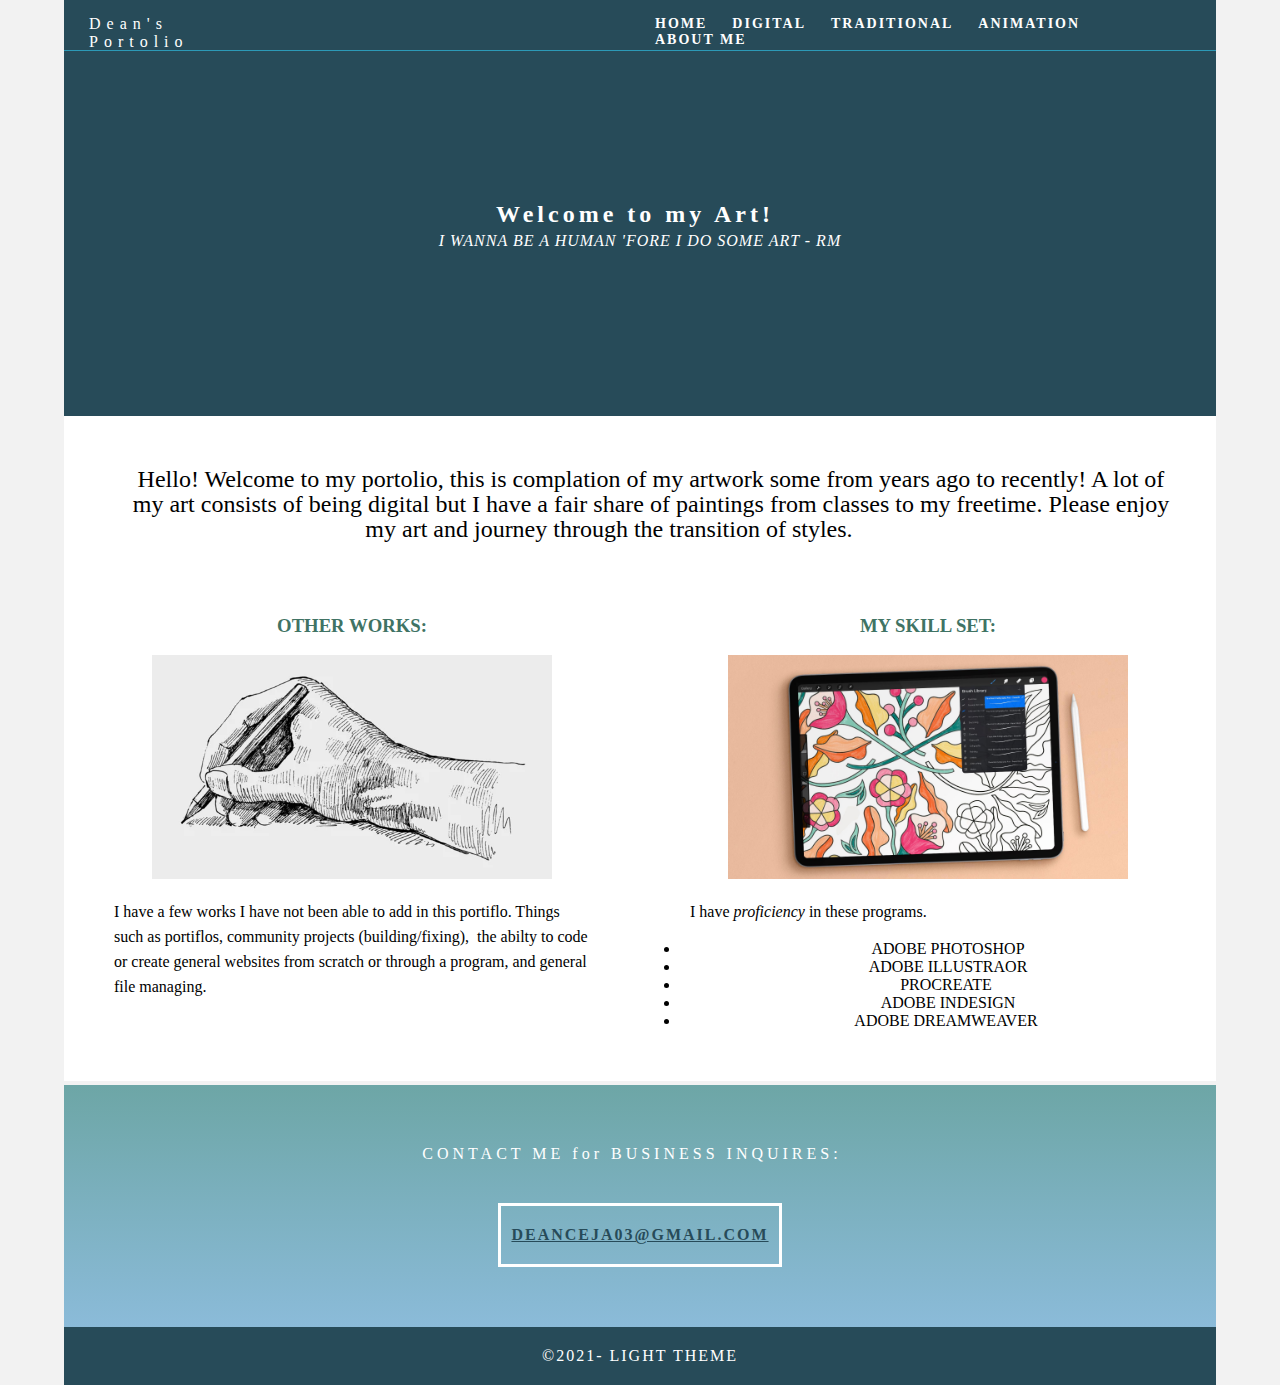
<file: index.html>
<!doctype html>
<html lang="en-US">
<head>
<meta charset="utf-8">
<meta http-equiv="X-UA-Compatible" content="IE=edge">
<meta name="viewport" content="width=device-width, initial-scale=1">
<title>Dean's Portolio</title>
<link href="css/singlePageTemplate.css" rel="stylesheet" type="text/css">
<!--The following script tag downloads a font from the Adobe Edge Web Fonts server for use within the web page. We recommend that you do not modify it.-->
<script>var __adobewebfontsappname__="dreamweaver"</script>
<script src="http://use.edgefonts.net/source-sans-pro:n2:default.js" type="text/javascript"></script>
<!-- HTML5 shim and Respond.js for IE8 support of HTML5 elements and media queries -->
<!-- WARNING: Respond.js doesn't work if you view the page via file:// -->
<!--[if lt IE 9]>
      <script src="https://oss.maxcdn.com/html5shiv/3.7.2/html5shiv.min.js"></script>
      <script src="https://oss.maxcdn.com/respond/1.4.2/respond.min.js"></script>
    <![endif]-->
</head>
<body>
<!-- Main Container -->
<div class="container"> 
  <!-- Navigation -->
  <header> <a href="index.html">
    <h4 class="logo">Dean's Portolio&nbsp;&nbsp;</h4>
    </a>
    <nav>
      <ul>
        <li><a href="index.html">HOME</a></li>
        <li><a href="digital.html">DIGITAL</a></li>
        <li> <a href="traditional.html">TRADITIONAL</a></li>
		  <li> <a href="animation.html">ANIMATION</a></li>
		  <li> <a href="about me.html">ABOUT ME</a></li>
      </ul>
    </nav>
  </header>
  <!-- Hero Section -->
  <section class="hero" id="hero">
    <h2 class="hero_header">Welcome to my Art!&nbsp;</h2>
    <p class="tagline"><em>I WANNA BE A HUMAN 'FORE I DO SOME ART - RM</em></p>
  </section>
  <!-- About Section -->
  <section class="about" id="about">
    <h2 class="hidden">About</h2>
    <p class="text_column indextitle">Hello! Welcome to my portolio, this is complation of my artwork some from years ago to recently! A lot of my art consists of being digital but I have a fair share of paintings from classes to my freetime. Please enjoy my art and journey through the transition of styles.&nbsp; &nbsp; &nbsp; &nbsp; &nbsp; &nbsp; &nbsp;&nbsp; </p>
</section>
  <!-- Stats Gallery Section -->  <!-- Parallax Section -->
  <!-- More Info Section -->
  <footer>
    <article class="footer_column">
      <h3>OTHER WORKS:</h3>
      <img src="images/depositphotos_7347148-stock-illustration-hand-writing.jpg" alt="" width="400" height="200" class="cards indexphoto"/>
      <p>I have a few works I have not been able to add in this portiflo. Things such as portiflos, community projects (building/fixing),&nbsp; the abilty to code or create general websites from scratch or through a program, and general file managing.&nbsp; &nbsp; &nbsp; &nbsp; &nbsp; &nbsp; &nbsp; &nbsp;&nbsp; </p>
    </article>
    <article class="footer_column">
      <h3>MY SKILL SET:</h3>
      <img src="images/137f75f7.jpg" alt="" width="1920" height="1080" class="cards indexphoto"/>
      <p> I have <em>proficiency</em> in these programs.</p>
      <ul>
        <li>ADOBE <strong>PHOTOSHOP</strong></li>
        <li>ADOBE <strong>ILLUSTRAOR</strong></li>
        <li><strong>PROCREATE&nbsp;</strong></li>
        <li>ADOBE <strong>INDESIGN</strong></li>
        <li>ADOBE <strong>DREAMWEAVER</strong>&nbsp;</li>
      </ul>
    </article>
  </footer>
  <section class="footer_banner" id="contact">
    <h2 class="hidden">Footer Banner Section </h2>
    <p class="hero_header">CONTACT ME for BUSINESS INQUIRES:&nbsp;&nbsp;</p>
    <div class="button"><a href="mailto:deanceja03@gmail.com" class="gmail">deanceja03@gmail.com</a></div>
  </section>
  <!-- Footer Section -->
  <!-- Copyrights Section -->
  <div class="copyright">&copy;2021- <strong>Light Theme</strong></div>
</div>
<!-- Main Container Ends -->
</body>
</html>
</file>
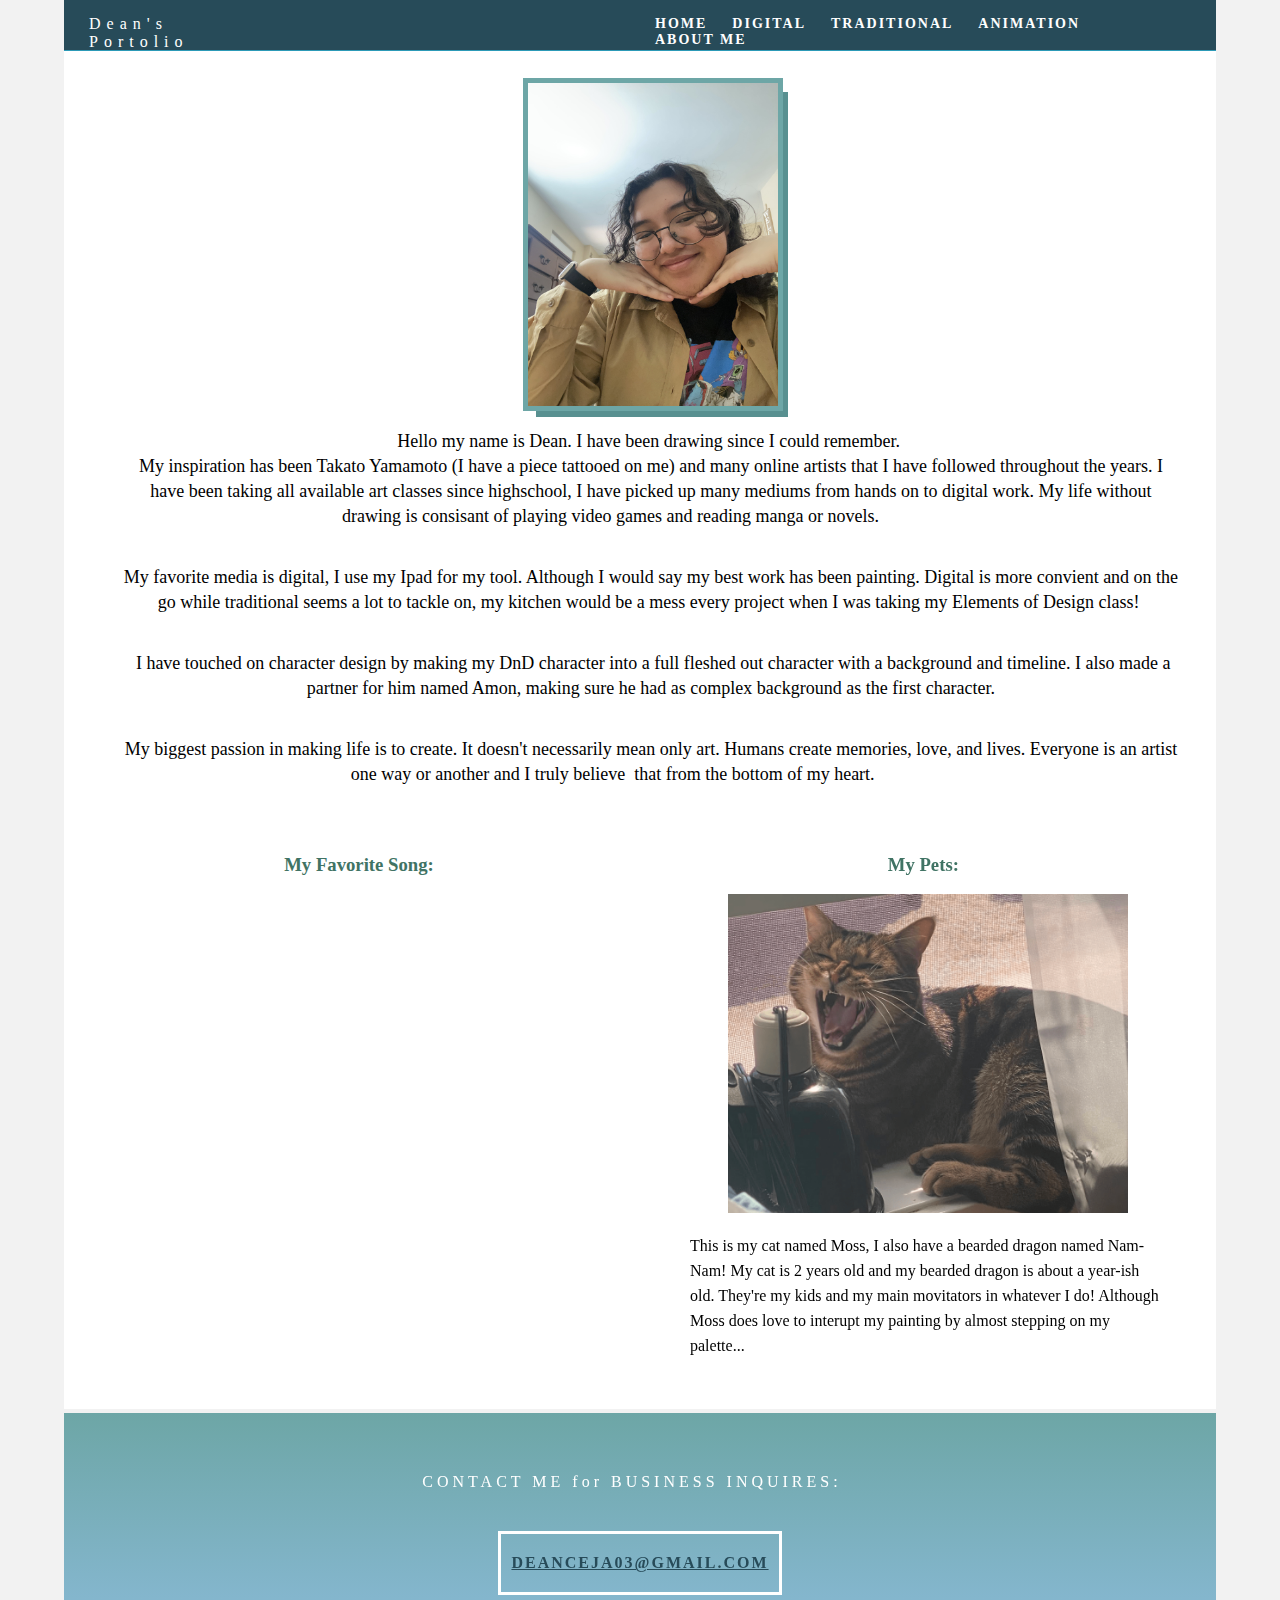
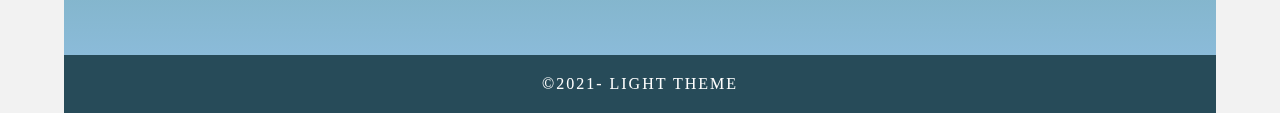
<file: about me.html>
<!doctype html>
<html lang="en-US">
<head>
<meta charset="utf-8">
<meta http-equiv="X-UA-Compatible" content="IE=edge">
<meta name="viewport" content="width=device-width, initial-scale=1">
<title>Dean's Portolio</title>
<link href="css/singlePageTemplate.css" rel="stylesheet" type="text/css">
<!--The following script tag downloads a font from the Adobe Edge Web Fonts server for use within the web page. We recommend that you do not modify it.-->
<script>var __adobewebfontsappname__="dreamweaver"</script>
<script src="http://use.edgefonts.net/source-sans-pro:n2:default.js" type="text/javascript"></script>
<!-- HTML5 shim and Respond.js for IE8 support of HTML5 elements and media queries -->
<!-- WARNING: Respond.js doesn't work if you view the page via file:// -->
<!--[if lt IE 9]>
      <script src="https://oss.maxcdn.com/html5shiv/3.7.2/html5shiv.min.js"></script>
      <script src="https://oss.maxcdn.com/respond/1.4.2/respond.min.js"></script>
    <![endif]-->
</head>
<body>
<!-- Main Container -->
<div class="container"> 
  <!-- Navigation -->
  <header> <a href="index.html">
    <h4 class="logo">Dean's Portolio&nbsp;&nbsp;</h4>
    </a>
    <nav>
      <ul>
        <li><a href="index.html">HOME</a></li>
        <li><a href="digital.html">DIGITAL</a></li>
        <li> <a href="traditional.html">TRADITIONAL</a></li>
		  <li> <a href="animation.html">ANIMATION</a></li>
		  <li> <a href="about me.html">ABOUT ME</a></li>
      </ul>
    </nav>
  </header>
  <!-- Hero Section -->
  <!-- About Section -->
  <section class="about" id="about">
    <h2 class="hidden">About</h2>
    <img src="images/IMG_6671-min.jpg" alt="" width="250" height="323" class="aboutmeimg"/>
    <p class="text_column aboutmetext">Hello my name is Dean. I have been drawing since I could remember.&nbsp;<br>
      My inspiration has been Takato Yamamoto (I have a piece tattooed on me) and many online artists that I have followed throughout the years. I have been taking all available art classes since highschool, I have picked up many mediums from hands on to digital work. My life without drawing is consisant of playing video games and reading manga or novels.&nbsp; &nbsp; &nbsp; &nbsp; &nbsp; &nbsp; &nbsp; &nbsp; &nbsp;&nbsp;</p>
    <p class="text_column aboutmetext">My favorite media is digital, I use my Ipad for my tool. Although I would say my best work has been painting. Digital is more convient and on the go while traditional seems a lot to tackle on, my kitchen would be a mess every project when I was taking my Elements of Design class!&nbsp;</p>
    <p class="text_column aboutmetext">&nbsp;I have touched on character design by making my DnD character into a full fleshed out character with a background and timeline. I also made a partner for him named Amon, making sure he had as complex background as the first character.</p>
    <p class="text_column aboutmetext">My biggest passion in making life is to create. It doesn't necessarily mean only art. Humans create memories, love, and lives. Everyone is an artist one way or another and I truly believe&nbsp; that from the bottom of my heart.&nbsp; &nbsp; &nbsp; &nbsp; &nbsp; &nbsp; &nbsp; &nbsp; &nbsp;</p>
  </section>
  <!-- Stats Gallery Section -->  <!-- Parallax Section -->
  <!-- More Info Section -->
  <footer>
    <article class="footer_column">
      <h3>&nbsp; &nbsp;My Favorite Song:</h3>
<iframe style="border-radius:12px" src="https://open.spotify.com/embed/track/7D0RhFcb3CrfPuTJ0obrod?utm_source=generator&theme=0" width="100%" height="352" frameBorder="0" allowfullscreen="" allow="autoplay; clipboard-write; encrypted-media; fullscreen; picture-in-picture" loading="lazy"></iframe>
    </article>
    <article class="footer_column">
      <h3>My Pets:&nbsp;&nbsp;</h3>
      <img src="images/cat-min.png" alt="" width="930" height="742" class="cards aboutmephoto"/>
      <p>This is my cat named <strong>Moss</strong>, I also have a bearded dragon named <strong>Nam-Nam</strong>! My cat is 2 years old and my bearded dragon is about a year-ish old. They're my kids and my main movitators in whatever I do! Although Moss does love to interupt my painting by almost stepping on my palette...&nbsp; &nbsp; &nbsp; &nbsp; &nbsp; &nbsp; &nbsp; &nbsp; </p>
    </article>
  </footer>
  <!-- Footer Section -->
  <section class="footer_banner" id="contact">
    <h2 class="hidden">Footer Banner Section </h2>
    <p class="hero_header">CONTACT ME for BUSINESS INQUIRES:&nbsp;&nbsp;</p>
    <div class="button"><a href="mailto:deanceja03@gmail.com" class="gmail">deanceja03@gmail.com</a></div>
  </section>
  <!-- Copyrights Section -->
  <div class="copyright">&copy;2021- <strong>Light Theme</strong></div>
</div>
<!-- Main Container Ends -->
</body>
</html>
</file>
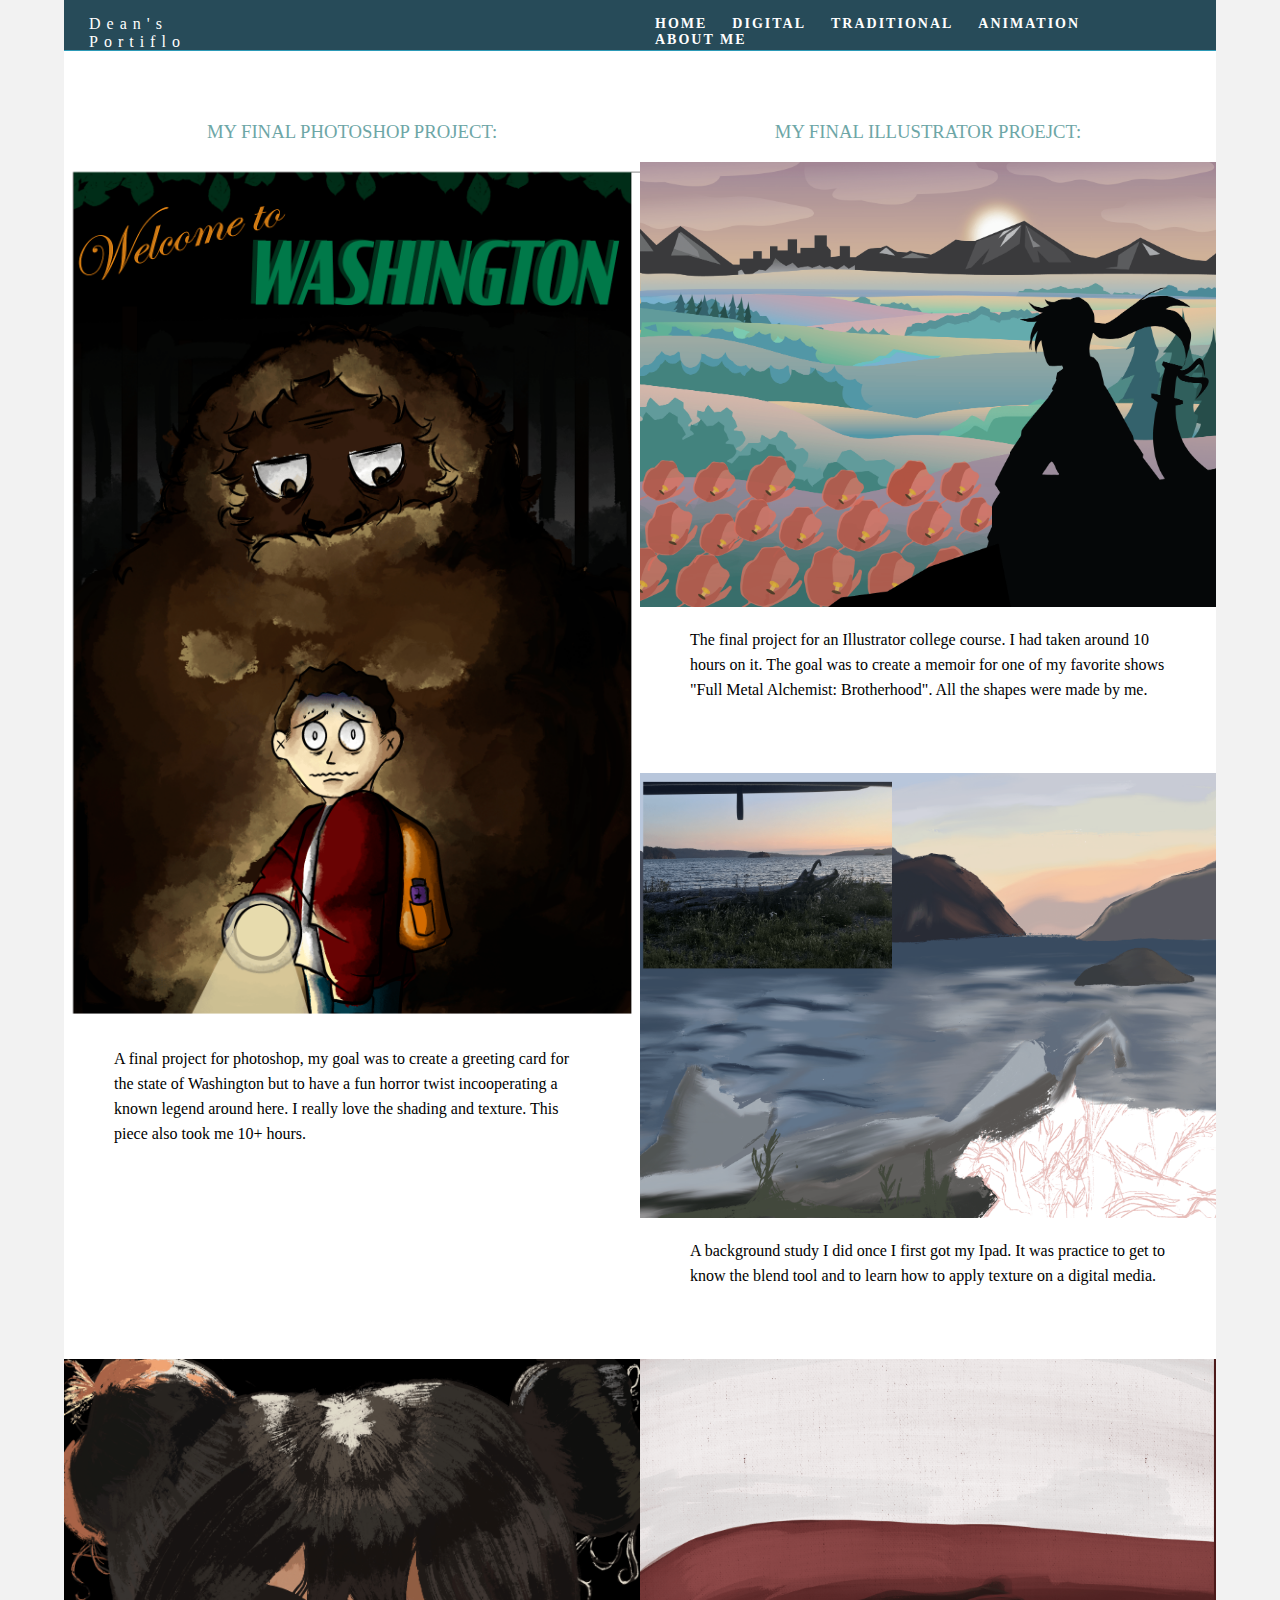
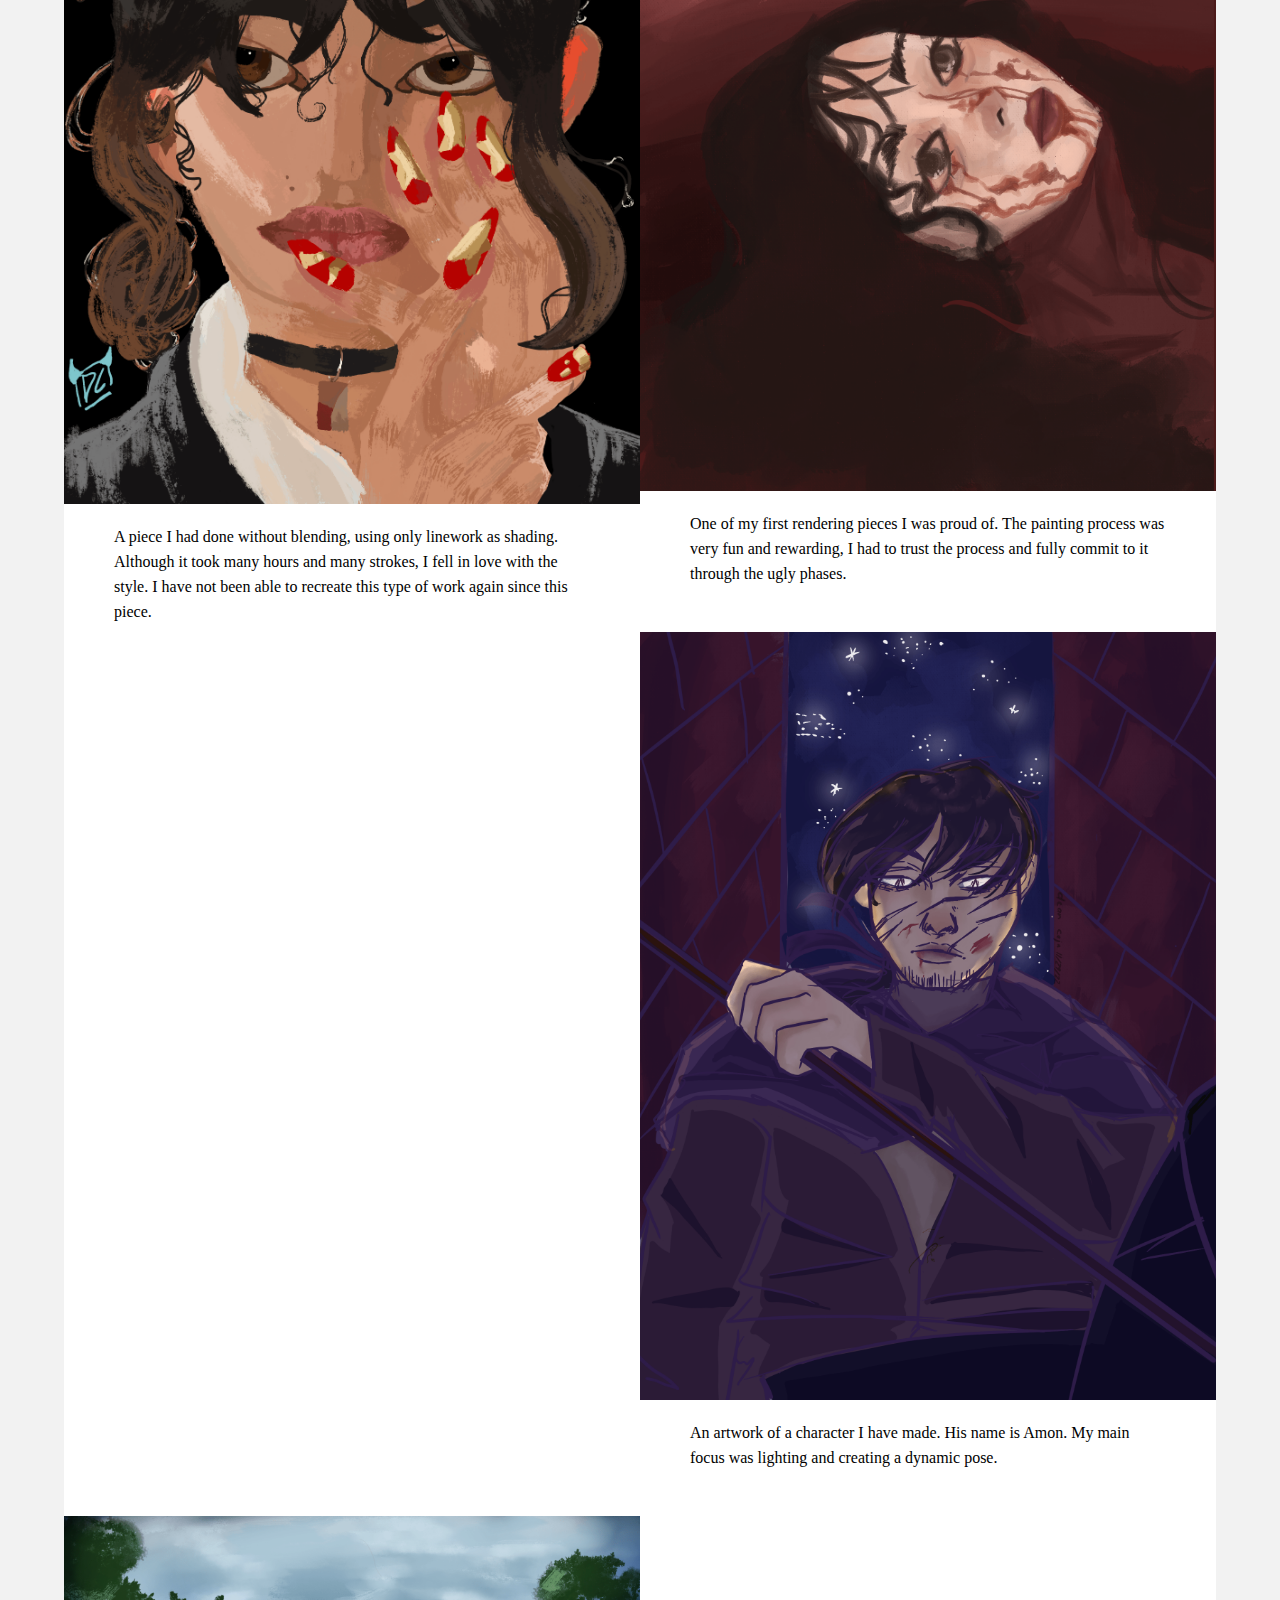
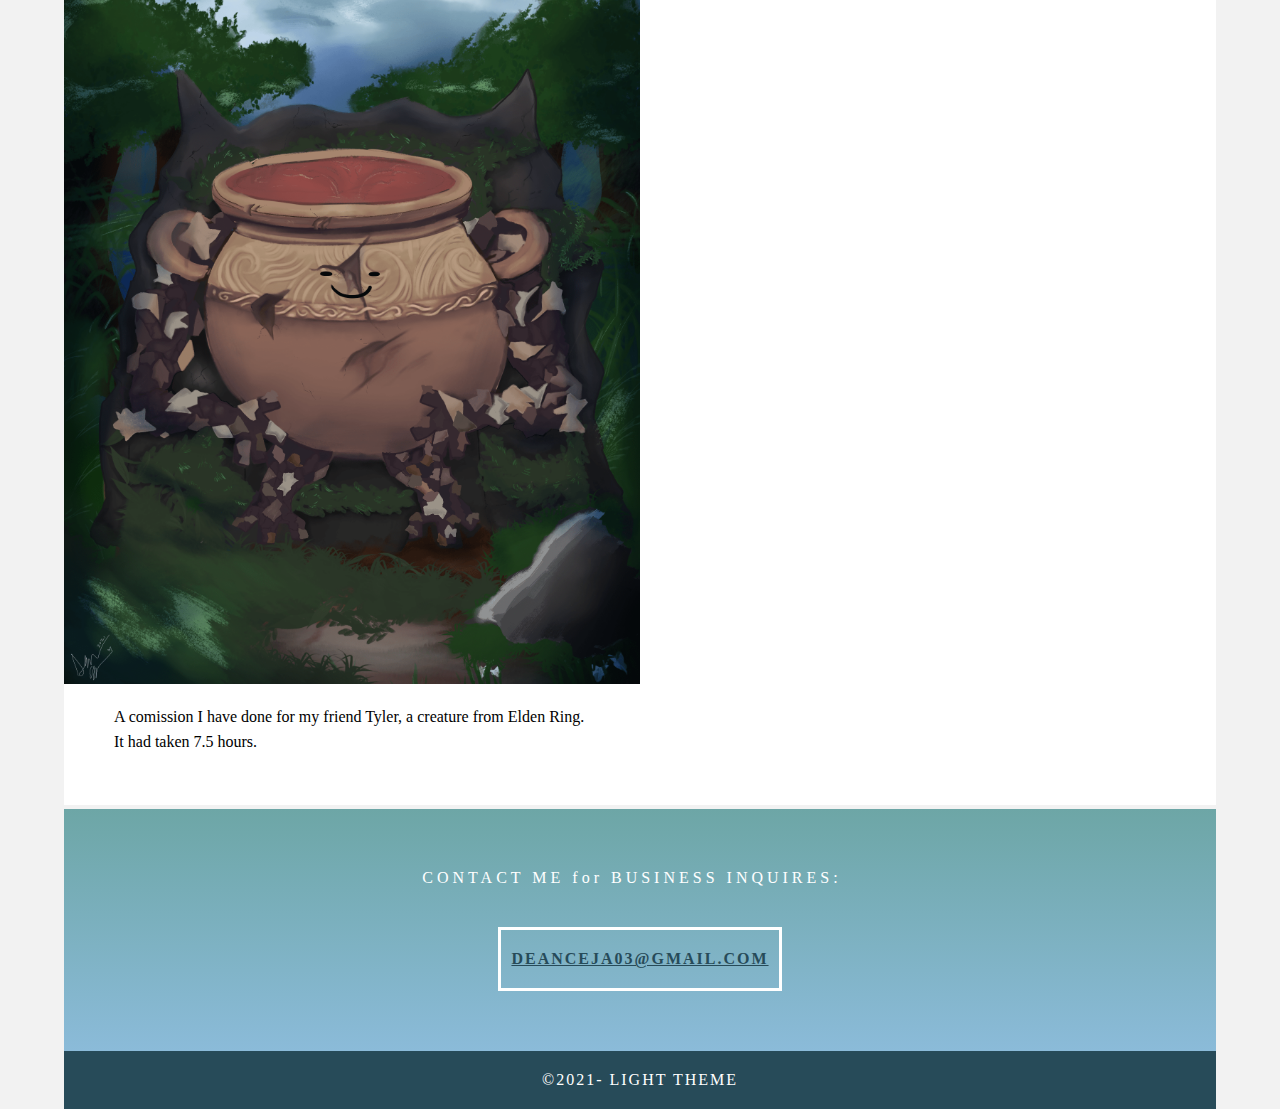
<file: digital.html>
<!doctype html>
<html lang="en-US">
<head>
<meta charset="utf-8">
<meta http-equiv="X-UA-Compatible" content="IE=edge">
<meta name="viewport" content="width=device-width, initial-scale=1">
<title>Dean's Portolio</title>
<link href="css/singlePageTemplate.css" rel="stylesheet" type="text/css">
<!--The following script tag downloads a font from the Adobe Edge Web Fonts server for use within the web page. We recommend that you do not modify it.-->
<script>var __adobewebfontsappname__="dreamweaver"</script>
<script src="http://use.edgefonts.net/source-sans-pro:n2:default.js" type="text/javascript"></script>
<!-- HTML5 shim and Respond.js for IE8 support of HTML5 elements and media queries -->
<!-- WARNING: Respond.js doesn't work if you view the page via file:// -->
<!--[if lt IE 9]>
      <script src="https://oss.maxcdn.com/html5shiv/3.7.2/html5shiv.min.js"></script>
      <script src="https://oss.maxcdn.com/respond/1.4.2/respond.min.js"></script>
    <![endif]-->
</head>
<body>
<!-- Main Container -->
<div class="container"> 
  <!-- Navigation -->
  <header> <a href="index.html">
    <h4 class="logo">Dean's Portiflo&nbsp; &nbsp;&nbsp;</h4>
    </a>
    <nav>
      <ul>
        <li><a href="index.html">HOME</a></li>
        <li><a href="digital.html">DIGITAL</a></li>
        <li> <a href="traditional.html">TRADITIONAL</a></li>
		  <li> <a href="animation.html">ANIMATION</a></li>
		 <li> <a href="about me.html">ABOUT ME</a></li>
      </ul>
    </nav>
  </header>
  <!-- More Info Section -->
  <footer>
    <article class="footer_column">
      <h3><strong class="digitaltitle">MY FINAL PHOTOSHOP PROJECT:</strong></h3>
      <img src="images/photoship final 2.5-min.png" alt="" width="1200" height="1800" class="cards"/>
      <p>A final project for photoshop, my goal was to create a greeting card for the state of Washington but to have a fun horror twist incooperating a known legend around here. I really love the shading and texture. This piece also took me 10+ hours.&nbsp; &nbsp; &nbsp;&nbsp; </p>
    </article>
    <article class="footer_column">
      <h3><strong class="digitaltitle">MY FINAL ILLUSTRATOR PROEJCT: </strong></h3>
      <img src="images/illustrator_final finish 1 copy-01-min.png" alt="" width="3300" height="2550" class="cards"/>
      <p>The final project for an Illustrator college course. I had taken around 10 hours on it. The goal was to create a memoir for one of my favorite shows "Full Metal Alchemist: Brotherhood". All the shapes were made by me.&nbsp; &nbsp; &nbsp; &nbsp;&nbsp; </p>
    </article>
    <article class="footer_column"> <img src="images/IMG_1175-min.PNG" alt="" width="3300" height="2550" class="cards"/>
      <p>A background study I did once I first got my Ipad. It was practice to get to know the blend tool and to learn how to apply texture on a digital media.     &nbsp; &nbsp; &nbsp; &nbsp; &nbsp;&nbsp;</p>
    </article>
<article class="footer_column"> <img src="images/IMG_1176-min.PNG" alt="" width="2550" height="3300" class="cards"/>
      <p>A piece I had done without blending, using only linework as shading. Although it took many hours and many strokes, I fell in love with the style. I have not been able to recreate this type of work again since this piece.&nbsp; &nbsp; &nbsp; &nbsp; &nbsp; &nbsp; &nbsp; &nbsp; </p>
    </article>
<article class="footer_column"> <img src="images/IMG_1173-min.PNG" alt="" width="1562" height="1986" class="cards"/>
      <p>One of my first rendering pieces I was  proud of. The painting process was very fun and rewarding, I had to trust the process and fully commit to it through the ugly phases. </p>
    </article>
    <article class="footer_column"> <img src="images/IMG_1168-min.PNG" alt="" width="1620" height="2160" class="cards"/>
      <p class="digitalcaption">An artwork of a character I have made. His name is Amon. My main focus was lighting and creating a dynamic pose.&nbsp; &nbsp; &nbsp; &nbsp; &nbsp; &nbsp; &nbsp; &nbsp; &nbsp; &nbsp; &nbsp;&nbsp; </p>
    </article>
    <article class="footer_column"> <img src="images/IMG_1171-min.PNG" alt="" width="1620" height="2160" class="cards"/>
      <p class="digitalcaption">A comission I have done for my friend Tyler, a creature from Elden Ring. It had taken 7.5 hours.&nbsp; &nbsp; &nbsp; &nbsp; &nbsp; </p>
    </article>
</footer>
  <section class="footer_banner" id="contact">
    <h2 class="hidden">Footer Banner Section </h2>
    <p class="hero_header">CONTACT ME for BUSINESS INQUIRES:&nbsp;&nbsp;</p>
    <div class="button"><a href="mailto:deanceja03@gmail.com" class="gmail">deanceja03@gmail.com</a></div>
  </section>
  <!-- Footer Section -->
  <!-- Copyrights Section -->
  <div class="copyright">&copy;2021- <strong>Light Theme</strong></div>
</div>
<!-- Main Container Ends -->
</body>
</html>
</file>
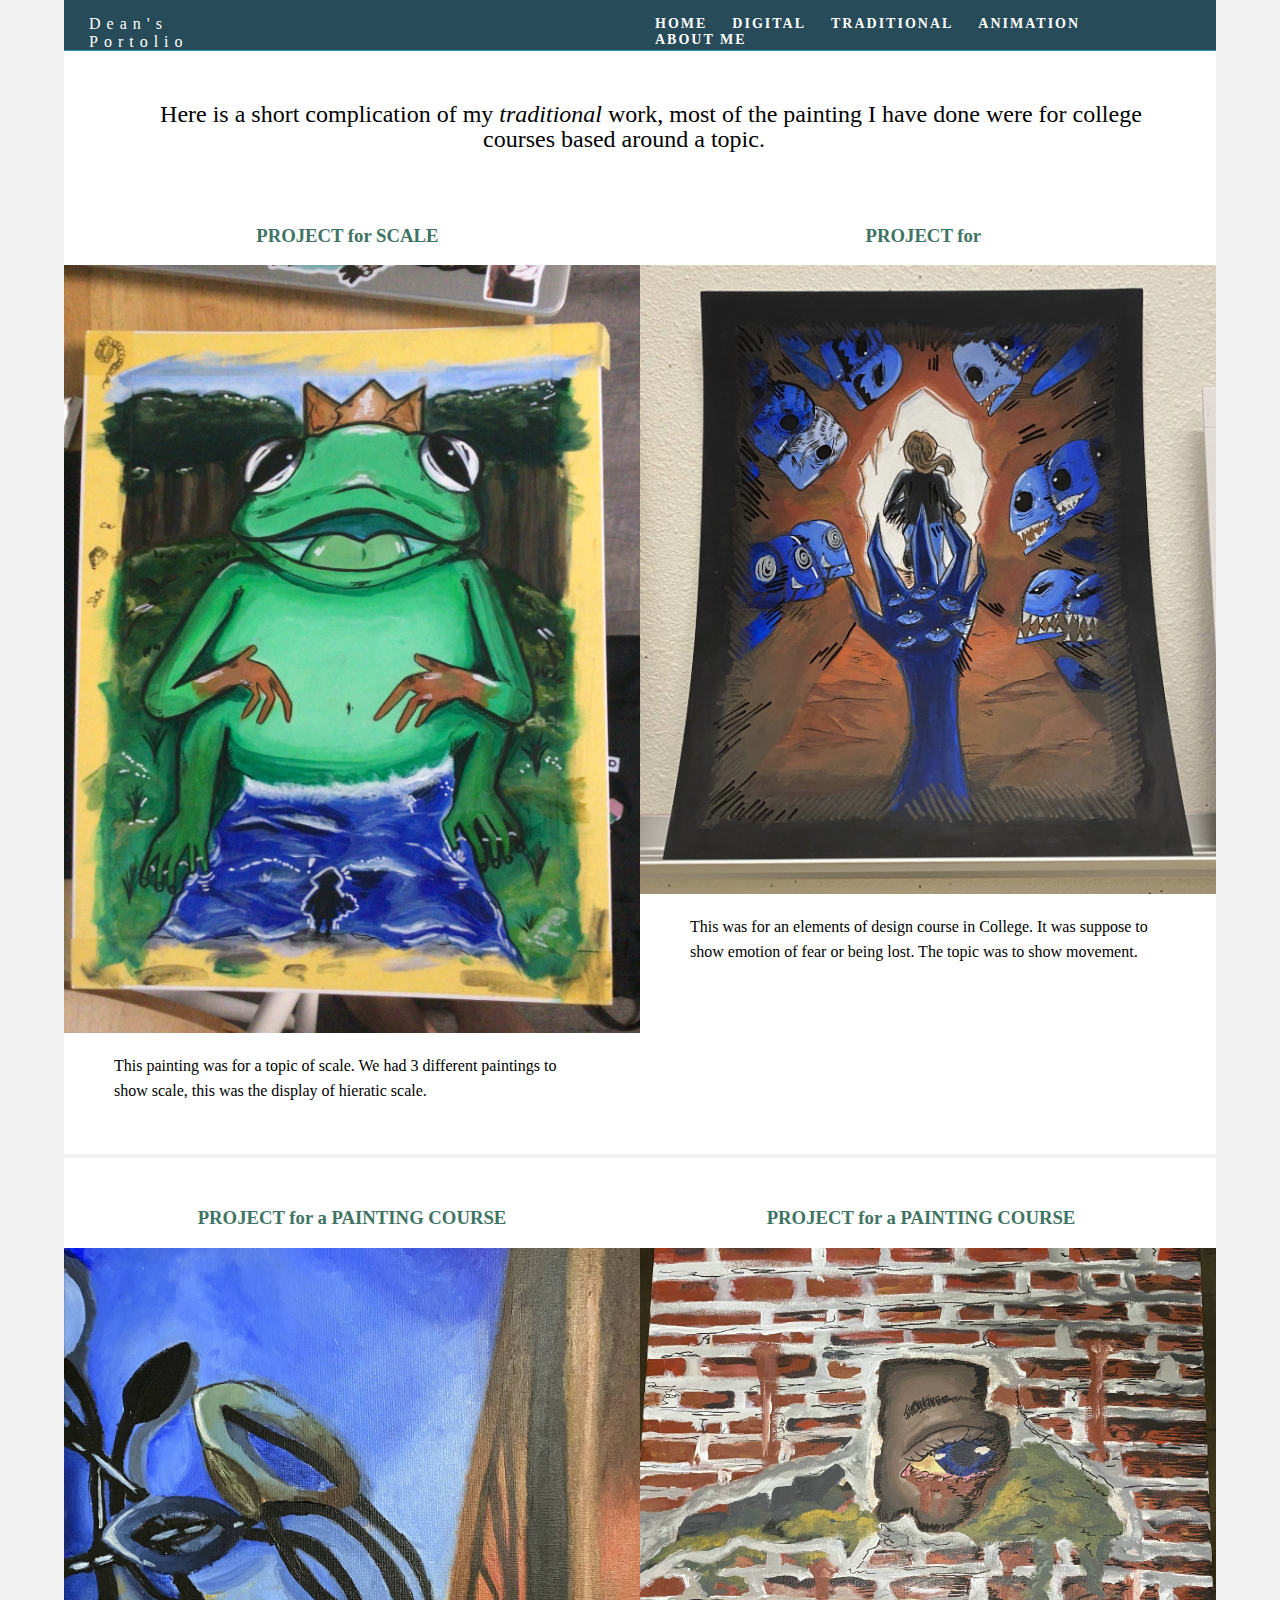
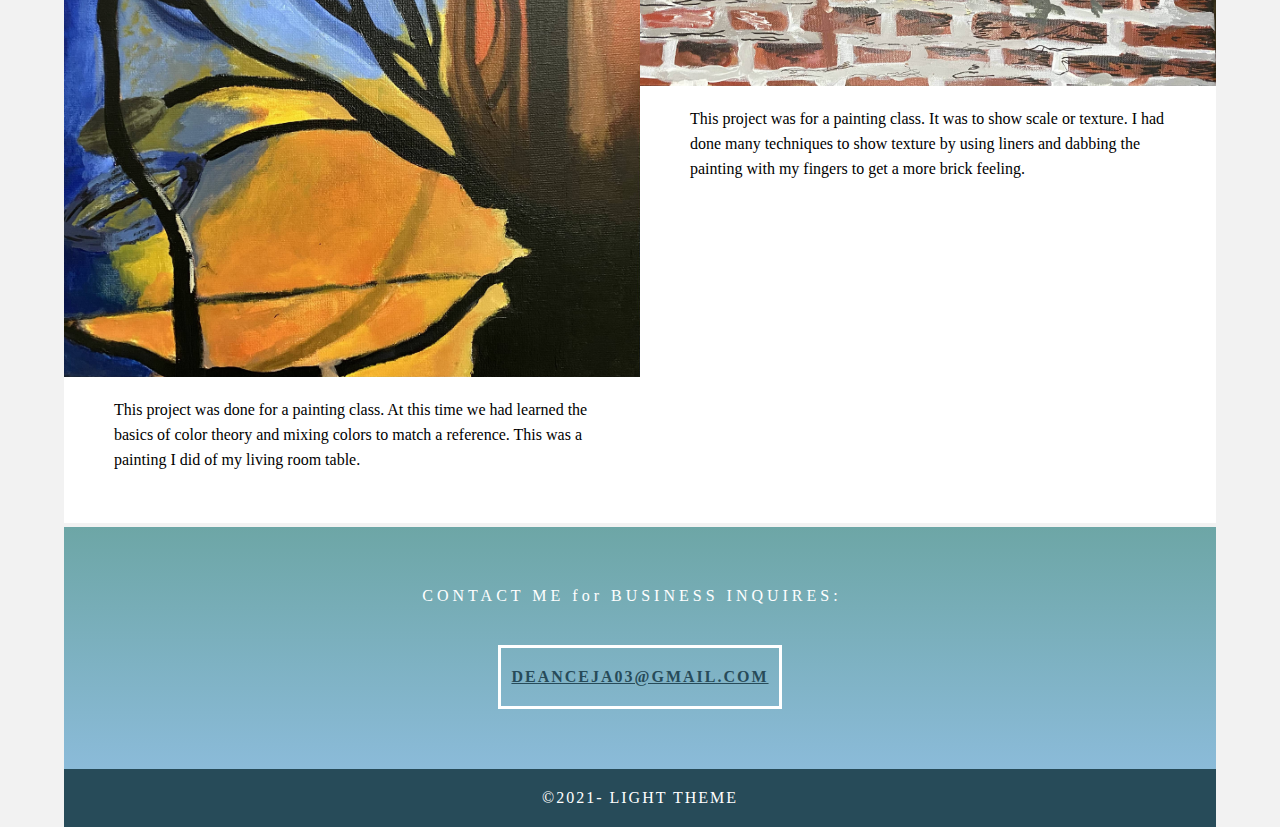
<file: traditional.html>
<!doctype html>
<html lang="en-US">
<head>
<meta charset="utf-8">
<meta http-equiv="X-UA-Compatible" content="IE=edge">
<meta name="viewport" content="width=device-width, initial-scale=1">
<title>Dean's Portolio</title>
<link href="css/singlePageTemplate.css" rel="stylesheet" type="text/css">
<!--The following script tag downloads a font from the Adobe Edge Web Fonts server for use within the web page. We recommend that you do not modify it.-->
<script>var __adobewebfontsappname__="dreamweaver"</script>
<script src="http://use.edgefonts.net/source-sans-pro:n2:default.js" type="text/javascript"></script>
<!-- HTML5 shim and Respond.js for IE8 support of HTML5 elements and media queries -->
<!-- WARNING: Respond.js doesn't work if you view the page via file:// -->
<!--[if lt IE 9]>
      <script src="https://oss.maxcdn.com/html5shiv/3.7.2/html5shiv.min.js"></script>
      <script src="https://oss.maxcdn.com/respond/1.4.2/respond.min.js"></script>
    <![endif]-->
</head>
<body>
<!-- Main Container -->
<div class="container"> 
  <!-- Navigation -->
  <header> <a href="index.html">
    <h4 class="logo">Dean's Portolio&nbsp;&nbsp;</h4>
    </a>
    <nav>
      <ul>
        <li><a href="index.html">HOME</a></li>
        <li><a href="digital.html">DIGITAL</a></li>
        <li> <a href="traditional.html">TRADITIONAL</a></li>
		  <li> <a href="animation.html">ANIMATION</a></li>
		  <li> <a href="about me.html">ABOUT ME</a></li>
      </ul>
    </nav>
  </header>
  <!-- Hero Section -->
  <!-- About Section -->
  <section class="about" id="about">
    <h2 class="hidden">About</h2>
    <p class="text_column tradtitles">Here is a short complication of my <em>traditional</em> work, most of the painting I have done were for college courses based around a topic.&nbsp; &nbsp; &nbsp; &nbsp; &nbsp; </p>
  </section>
  <!-- Stats Gallery Section -->  <!-- Parallax Section -->
  <!-- More Info Section -->
  <footer>
    <article class="footer_column">
      <h3>PROJECT for SCALE&nbsp;&nbsp;</h3>
      <img src="images/69024264338__F17242FE-30A0-462E-84DD-4B9C8FACA909-min.jpg" alt="" width="2448" height="3264" class="cards"/>
      <p>This painting was for a topic of <strong>scale</strong>. We had 3 different paintings to show scale, this was the display of hieratic scale.&nbsp; </p>
    </article>
    <article class="footer_column">
      <h3>PROJECT for&nbsp;&nbsp;</h3>
      <img src="images/IMG_4385-min.jpg" alt="" width="2433" height="2654" class="cards"/>
      <p>This was for an elements of design course in College. It was suppose to show emotion of fear or being lost. The topic was to show <strong>movement</strong>.&nbsp;&nbsp; </p>
    </article>
  </footer>
  <footer>
    <article class="footer_column">
      <h3>PROJECT for a PAINTING COURSE</h3>
      <img src="images/IMG_6657-min.jpg" alt="" width="2574" height="3257" class="cards"/>
      <p>This project was done for a painting class. At this time we had learned the basics of <strong>color theory</strong> and <strong>mixing colors</strong> to match a reference. This was a painting I did of my living room table.&nbsp; &nbsp; &nbsp; &nbsp; &nbsp;&nbsp; </p>
    </article>
    <article class="footer_column">
      <h3>PROJECT for a PAINTING COURSE&nbsp; &nbsp;</h3>
      <img src="images/IMG_7484-min.jpg" alt="" width="3348" height="2549" class="cards"/>
      <p>This project was for a painting class. It was to show <strong>scale</strong> or <strong>texture</strong>. I had done many techniques to show texture by using liners and dabbing the painting with my fingers to get a more brick feeling.&nbsp; &nbsp; &nbsp; &nbsp; &nbsp; </p>
    </article>
  </footer>
  <section class="footer_banner" id="contact">
    <h2 class="hidden">Footer Banner Section </h2>
    <p class="hero_header">CONTACT ME for BUSINESS INQUIRES:&nbsp;&nbsp;</p>
    <div class="button"><a href="mailto:deanceja03@gmail.com" class="gmail">deanceja03@gmail.com</a></div>
  </section>
  <!-- Footer Section -->
  <!-- Copyrights Section -->
  <div class="copyright">&copy;2021- <strong>Light Theme</strong></div>
</div>
<!-- Main Container Ends -->
</body>
</html>
</file>
<file: css/singlePageTemplate.css>
@charset "UTF-8";
/* Body */
body {
	font-family: source-sans-pro;
	background-color: #f2f2f2;
	margin-top: 0px;
	margin-right: 0px;
	margin-bottom: 0px;
	margin-left: 0px;
	font-style: normal;
	font-weight: 200;
}
/* Container */
.container {
	width: 90%;
	margin-left: auto;
	margin-right: auto;
	height: 1000px;
	background-color: #FFFFFF;
}
/* Navigation */
header {
    width: 100%;
    height: 5%;
    background-color: #274B59;
    border-bottom: 1px solid #2C9AB7;
}
.logo {
    color: #fff;
    font-weight: normal;
    text-align: justify;
    width: 16%;
    float: left;
    margin-top: 15px;
    margin-left: 25px;
    letter-spacing: 6px;
}
nav {
	float: right;
	width: 50%;
	text-align: right;
	margin-right: 25px;
}
header nav ul {
	list-style: none;
	float: right;
}
nav ul li {
	float: left;
	color: #FFFFFF;
	font-size: 14px;
	text-align: left;
	margin-right: 25px;
	letter-spacing: 2px;
	font-weight: bold;
	transition: all 0.3s linear;
}
ul li a {
	color: #FFFFFF;
	text-decoration: none;
}
ul li:hover a {
    color: #407364;
}
.hero_header {
    color: #FFFFFF;
    text-align: center;
    margin-top: 0px;
    margin-right: 0px;
    margin-bottom: 0px;
    margin-left: 0px;
    letter-spacing: 4px;
    /* [disabled]border-bottom-color: #274B59; */
}
/* Hero Section */
.hero {
    background-color: #274B59;
    padding-top: 150px;
    padding-bottom: 150px;
}
.light {
	font-weight: bold;
	color: #717070;
}
.tagline {
	text-align: center;
	color: #FFFFFF;
	margin-top: 4px;
	font-weight: lighter;
	text-transform: uppercase;
	letter-spacing: 1px;
}
/* About Section */
.text_column {
    width: 96%;
    font-weight: lighter;
    line-height: 25px;
    float: left;
    padding-left: 20px;
    padding-right: 20px;
    color: #000000;
    text-align: center;
}
.tradtitles {
    font-size: x-large;
}

.about {
    padding-left: 38px;
    padding-right: 12px;
    padding-top: 27px;
    background-color: #FFFFFF;
    margin-top: 0px;
}
/* Stats Gallery */
.stats {
	color: #717070;
	margin-bottom: 5px;
}
.gallery {
	clear: both;
	display: inline-block;
	width: 100%;
	background-color: #FFFFFF;
	/* [disabled]min-width: 400px;
*/
	padding-bottom: 35px;
	padding-top: 0px;
	margin-top: -5px;
	margin-bottom: 0px;
}
.thumbnail {
	width: 25%;
	text-align: center;
	float: left;
	margin-top: 35px;
}
.gallery .thumbnail h4 {
	margin-top: 5px;
	margin-right: 5px;
	margin-bottom: 5px;
	margin-left: 5px;
	color: #52BAD5;
}
.gallery .thumbnail p {
	margin-top: 0px;
	margin-right: 0px;
	margin-bottom: 0px;
	margin-left: 0px;
	color: #A3A3A3;
}
/* Parallax Section */
.banner {
	background-color: #2D9AB7;
	background-image: url(../images/parallax.png);
	height: 400px;
	background-attachment: fixed;
	background-size: cover;
	background-repeat: no-repeat;
}
.parallax {
	color: #FFFFFF;
	text-align: right;
	padding-right: 100px;
	padding-top: 110px;
	letter-spacing: 2px;
	margin-top: 0px;
}
.parallax_description {
	color: #FFFFFF;
	text-align: right;
	padding-right: 100px;
	width: 30%;
	float: right;
	font-weight: lighter;
	line-height: 23px;
	margin-top: 0px;
	margin-right: 0px;
	margin-bottom: 0px;
	margin-left: 0px;
}
/* More info */
footer {
	background-color: #FFFFFF;
	padding-bottom: 35px;
}
.footer_column {
	width: 50%;
	text-align: center;
	padding-top: 30px;
	float: left;
}
footer .footer_column h3 {
    color: #407364;
    text-align: center;
}
.digitaltitle {
    color: #6DA6A6;
    font-style: normal;
    font-variant: normal;
    font-weight: lighter;
    text-align: center;
}

footer .footer_column p {
    color: #000000;
    background-color: #FFFFFF;
}
.cards {
    width: 100%;
    height: auto;
    max-width: auto;
    max-height: auto;
    -webkit-box-sizing: inherit;
    -moz-box-sizing: inherit;
    box-sizing: inherit;
}
footer .footer_column p {
    padding-left: 30px;
    padding-right: 30px;
    text-align: left;
    line-height: 25px;
    font-weight: lighter;
    margin-left: 20px;
    margin-right: 20px;
}
.button {
    width: 258px;
    margin-top: 40px;
    margin-right: auto;
    margin-bottom: auto;
    margin-left: auto;
    padding-top: 20px;
    padding-right: 10px;
    padding-bottom: 20px;
    padding-left: 10px;
    text-align: center;
    vertical-align: middle;
    border-radius: 0px;
    text-transform: uppercase;
    font-weight: bold;
    letter-spacing: 2px;
    border: 3px solid #FFFFFF;
    color: #FFFFFF;
    transition: all 0.3s linear;
}
.button:hover {
    background-color: #6DA6A6;
    color: #FFFFFF;
    cursor: pointer;
}
.copyright {
    text-align: center;
    padding-top: 20px;
    padding-bottom: 20px;
    background-color: #274B59;
    color: #FFFFFF;
    text-transform: uppercase;
    font-weight: lighter;
    letter-spacing: 2px;
    border-top-width: 2px;
}
.footer_banner {
    background-color: #274B59;
    padding-top: 60px;
    padding-bottom: 60PX;
    margin-bottom: 0px;
    background-image: -webkit-linear-gradient(270deg,rgba(109,166,166,1.00) 0%,rgba(139,187,217,1.00) 100%);
    background-image: -moz-linear-gradient(270deg,rgba(109,166,166,1.00) 0%,rgba(139,187,217,1.00) 100%);
    background-image: -o-linear-gradient(270deg,rgba(109,166,166,1.00) 0%,rgba(139,187,217,1.00) 100%);
    background-image: linear-gradient(180deg,rgba(109,166,166,1.00) 0%,rgba(139,187,217,1.00) 100%);
    background-repeat: repeat;
}
footer {
	display: inline-block;
}
.hidden {
	display: none;
}
.digitalcaption {
    text-align: center;
    color: #274B59;

}
.aboutmeimg {
    border: thick solid #6DA6A6;
    -webkit-box-shadow: 9px 10px 0px -4px #589090;
    box-shadow: 9px 10px 0px -4px #589090;
    top: auto;
    text-align: center;
    display: block;
    margin-left: auto;
    margin-right: auto;
}
.indextitle {
    font-size: x-large;
    font-weight: normal;
    font-style: normal;
    font-family: "Javanese Text";
}
.aboutmetext {
    font-size: large;
}





/* Mobile */
@media (max-width: 320px) {
.logo {
	width: 100%;
	text-align: center;
	margin-top: 13px;
	margin-right: 0px;
	margin-bottom: 0px;
	margin-left: 0px;
}
.container header nav {
	margin-top: 0px;
	margin-right: 0px;
	margin-bottom: 0px;
	margin-left: 0px;
	width: 100%;
	float: none;
	display: none;
}
header nav ul {
}
nav ul li {
	margin-top: 0px;
	margin-right: 0px;
	margin-bottom: 0px;
	margin-left: 0px;
	width: 100%;
	text-align: center;
}
.text_column {
	width: 100%;
	text-align: justify;
	padding-top: 0px;
	padding-right: 0px;
	padding-bottom: 0px;
	padding-left: 0px;
}
.thumbnail {
	width: 100%;
}
.footer_column {
	width: 100%;
	margin-top: 0px;
}
.parallax {
	text-align: center;
	margin-top: 0px;
	margin-right: 0px;
	margin-bottom: 0px;
	margin-left: 0px;
	padding-top: 40%;
	padding-right: 0px;
	padding-bottom: 0px;
	padding-left: 0px;
	width: 100%;
	font-size: 18px;
}
.parallax_description {
	padding-top: 0px;
	padding-right: 0px;
	padding-bottom: 0px;
	padding-left: 0px;
	width: 90%;
	margin-top: 25px;
	margin-right: 0px;
	margin-bottom: 0px;
	margin-left: 12px;
	float: none;
	text-align: center;
}
.banner {
	background-color: #2D9AB7;
	background-image: none;
}
.tagline {
	margin-top: 20px;
	line-height: 22px;
}
.hero_header {
    padding-left: 10px;
    padding-right: 10px;
    line-height: 22px;
    text-align: center;
}
}

/* Small Tablets */
@media (min-width: 321px)and (max-width: 767px) {
.logo {
	width: 100%;
	text-align: center;
	margin-top: 13px;
	margin-right: 0px;
	margin-bottom: 0px;
	margin-left: 0px;
	color: #043745;
}
.container header nav {
	margin-top: 0px;
	margin-right: 0px;
	margin-bottom: 0px;
	margin-left: 0px;
	width: 100%;
	float: none;
	overflow: auto;
	display: inline-block;
	background: #52bad5;
}
header nav ul {
	padding: 0px;
	float: none;
}
nav ul li {
	margin-top: 0px;
	margin-right: 0px;
	margin-bottom: 0px;
	margin-left: 0px;
	width: 100%;
	text-align: center;
	padding-top: 8px;
	padding-bottom: 8px;
}
.text_column {
	width: 100%;
	text-align: left;
	padding-top: 0px;
	padding-right: 0px;
	padding-bottom: 0px;
	padding-left: 0px;
}
.thumbnail {
	width: 100%;
}
.footer_column {
	width: 100%;
	margin-top: 0px;
}
.parallax {
	text-align: center;
	margin-top: 0px;
	margin-right: 0px;
	margin-bottom: 0px;
	margin-left: 0px;
	padding-top: 40%;
	padding-right: 0px;
	padding-bottom: 0px;
	padding-left: 0px;
	width: 100%;
	font-size: 18px;
}
.parallax_description {
	padding-top: 0px;
	padding-right: 0px;
	padding-bottom: 0px;
	padding-left: 0px;
	margin-top: 30%;
	margin-right: 0px;
	margin-bottom: 0px;
	margin-left: 0px;
	float: none;
	width: 100%;
	text-align: center;
}
.thumbnail {
	width: 50%;
}
.parallax {
	margin-top: 0px;
	margin-right: 0px;
	margin-bottom: 0px;
	margin-left: 0px;
	padding-right: 0px;
	padding-bottom: 0px;
	padding-left: 0px;
	padding-top: 20%;
}
.parallax_description {
	margin-top: 0px;
	margin-right: 0px;
	margin-bottom: 0px;
	margin-left: 0px;
	width: 100%;
	padding-top: 30px;
}
.banner {
	padding-left: 20px;
	padding-right: 20px;
}
.footer_column {
	width: 100%;
}
}

/* Small Desktops */
@media (min-width: 768px) and (max-width: 1096px) {
.text_column {
	width: 100%;
}
.thumbnail {
	width: 50%;
}
.text_column {
	width: 100%;
	margin-top: 0px;
	margin-right: 0px;
	margin-bottom: 0px;
	margin-left: 0px;
	padding-top: 0px;
	padding-right: 0px;
	padding-bottom: 0px;
	padding-left: 0px;
}
.banner {
	margin-top: 0px;
	padding-top: 0px;
}
}
.digitaltitle {
}
.digitacaption {
    color: #274B59;
}
.aboutmeimg {
}
.tradtitles {
}
.indexphoto {
    min-width: 0px;
    max-width: 400px;
    max-height: 224px;
}
.aboutmetext {
}
.aboutmephoto {
    max-width: 400px;
    max-height: 319px;
}
.gmail {
    color: #274B59;
}
</file>
